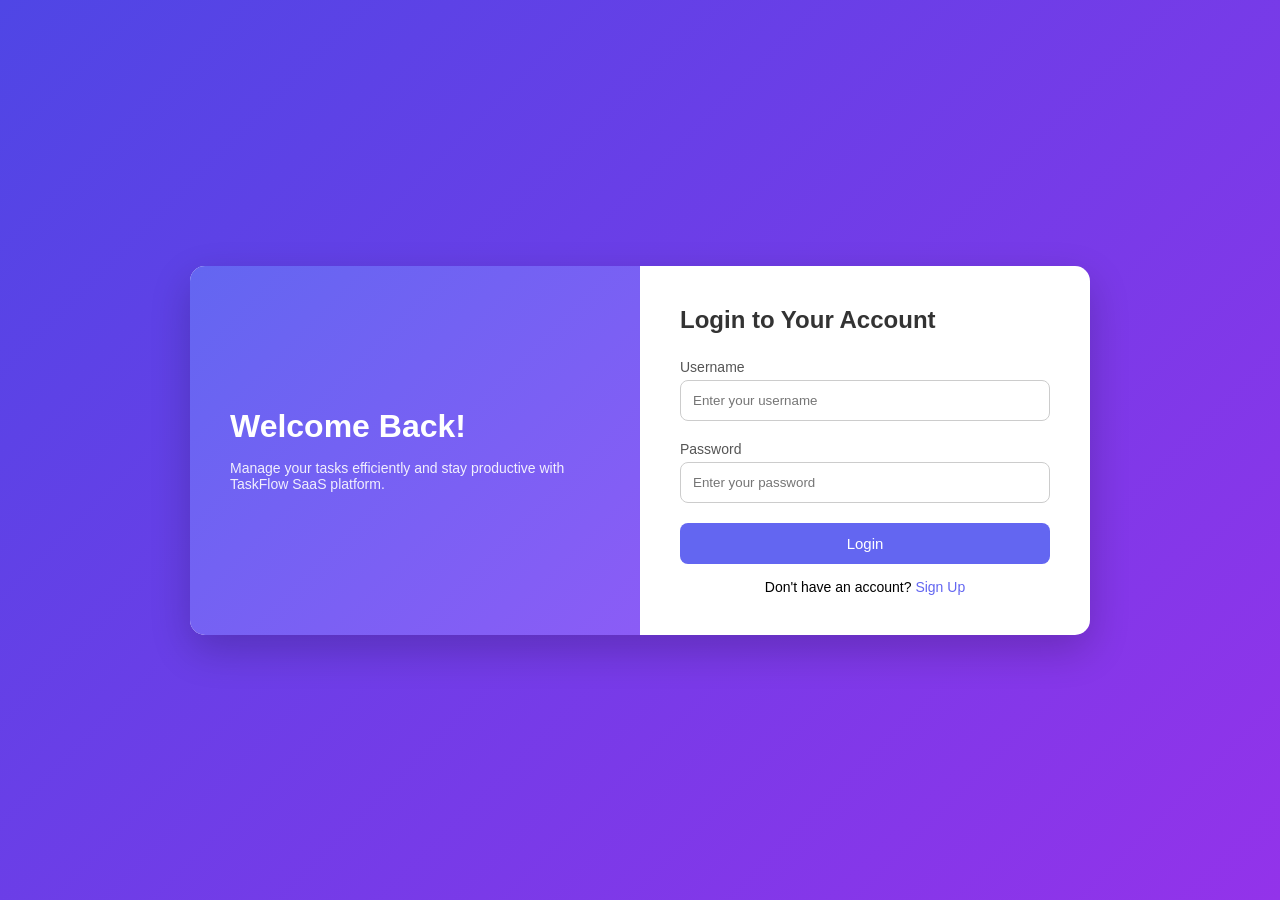
<file: frontend/index.html>
<!DOCTYPE html>
<html lang="en">
<head>
    <title>TaskFlow — Dashboard</title>
    <meta charset="UTF-8">
    <meta name="viewport" content="width=device-width, initial-scale=1.0">
    <link rel="stylesheet" href="index.css">
    <style>
        /* Extra fields on project card */
        .pc-meta {
            display: flex;
            gap: 10px;
            flex-wrap: wrap;
            margin-bottom: 10px;
        }
        .pc-meta-item {
            font-size: 11px;
            color: var(--muted);
            font-weight: 500;
            display: flex;
            align-items: center;
            gap: 3px;
        }

        /* Modal */
        .modal-overlay {
            display: none;
            position: fixed;
            inset: 0;
            background: rgba(13,21,38,.55);
            backdrop-filter: blur(3px);
            -webkit-backdrop-filter: blur(3px);
            z-index: 1000;
            align-items: center;
            justify-content: center;
            padding: 24px;
            animation: modalFadeIn .18s ease;
        }
        .modal-overlay.open { display: flex; }
        @keyframes modalFadeIn { from { opacity:0; } to { opacity:1; } }
        .modal-box {
            position: relative;
            width: 100%;
            max-width: 960px;
            height: 90vh;
            background: #f3f5f9;
            border-radius: 18px;
            overflow: hidden;
            box-shadow: 0 24px 64px rgba(13,21,38,.28), 0 4px 16px rgba(13,21,38,.12);
            animation: modalSlideUp .2s ease;
        }
        @keyframes modalSlideUp {
            from { transform: translateY(24px); opacity:0; }
            to   { transform: translateY(0);    opacity:1; }
        }
        #projectModalFrame { width:100%; height:100%; border:none; border-radius:18px; }
        .modal-close {
            position: absolute; top:14px; right:16px; z-index:10;
            width:32px; height:32px; border-radius:50%; border:none;
            background: rgba(13,21,38,.08); color:#5c6a82; font-size:14px;
            cursor:pointer; display:flex; align-items:center; justify-content:center;
            transition: background .13s, color .13s, transform .12s;
        }
        .modal-close:hover { background:#e03b3b; color:#fff; transform:scale(1.08); }
        @media(max-width:640px) {
            .modal-overlay { padding:0; }
            .modal-box { height:100vh; border-radius:0; max-width:100%; }
        }
    </style>
</head>
<body>
<div class="app">

    <!-- Sidebar -->
    <aside class="sidebar">
        <div class="brand">
            <div class="brand-icon">T</div>
            <span class="brand-name">TaskFlow</span>
        </div>
        <nav>
            <button class="nav-btn active" id="projectsBtn"><span class="ni">⊞</span> Projects</button>
            <button class="nav-btn"        id="tasksBtn">   <span class="ni">✓</span> My Tasks</button>
        </nav>
        <div class="sidebar-footer">
            <button class="nav-btn" id="logoutBtn"><span class="ni">⇥</span> Logout</button>
        </div>
    </aside>

    <!-- Main -->
    <main class="main">

        <!-- Header -->
        <div class="pg-header">
            <div>
                <h1>Dashboard</h1>
                <div class="pg-sub" id="welcomeSub">Loading…</div>
            </div>
            <button class="btn-primary" onclick="create_project()">+ New Project</button>
        </div>

        <!-- Projects Section -->
        <section class="card">
            <div class="card-head">
                <h2>Your Projects</h2>
            </div>
            <div class="card-body">
                <div class="project-grid" id="projectList">
                    <div class="empty-state"><span class="ei">⊞</span><p>Loading projects…</p></div>
                </div>
            </div>
        </section>

        <!-- Tasks Section -->
        <section class="card">
            <div class="card-head">
                <h2>
                    <span id="tasksHeading">My Tasks</span>
                    <span id="tasksProjLabel" class="tasks-proj-label" style="display:none"></span>
                </h2>
                <!-- toright kept from original, hidden -->
                <div class="toright" style="display:none" onclick="get_all_tasks()"><b>&#8634;</b></div>
                <button class="btn-refresh" id="btnRefresh" title="Reset — show all my tasks">↻</button>
            </div>

            <!-- task-form kept from original, hidden on dashboard -->
            <div class="task-form" style="display:none">
                <input type="text" placeholder="Task title">
                <select>
                    <option>To Do</option>
                    <option>In Progress</option>
                    <option>Done</option>
                </select>
                <button class="primary-btn">Add Task</button>
            </div>

            <table class="task-table">
                <thead>
                    <tr>
                        <th>Task</th>
                        <th>Project</th>
                        <th>Assigned To</th>
                        <th>Status</th>
                        <th>Due Date</th>
                        <th></th>
                    </tr>
                </thead>
                <tbody id="taskList">
                    <tr class="t-empty"><td colspan="6">Loading…</td></tr>
                </tbody>
            </table>

            <!-- task-list ul kept from original (hidden) -->
            <ul class="task-list" id="task-list" style="display:none"></ul>

        </section>

    </main>
</div>

<!-- Project Details Modal — owner projects open inside here -->
<div id="projectModal" class="modal-overlay" onclick="handleModalBackdropClick(event)">
    <div class="modal-box">
        <button class="modal-close" onclick="closeProjectModal()" title="Close">✕</button>
        <iframe id="projectModalFrame" src="" frameborder="0"></iframe>
    </div>
</div>

<script src="index.js"></script>
</body>
</html>
</file>
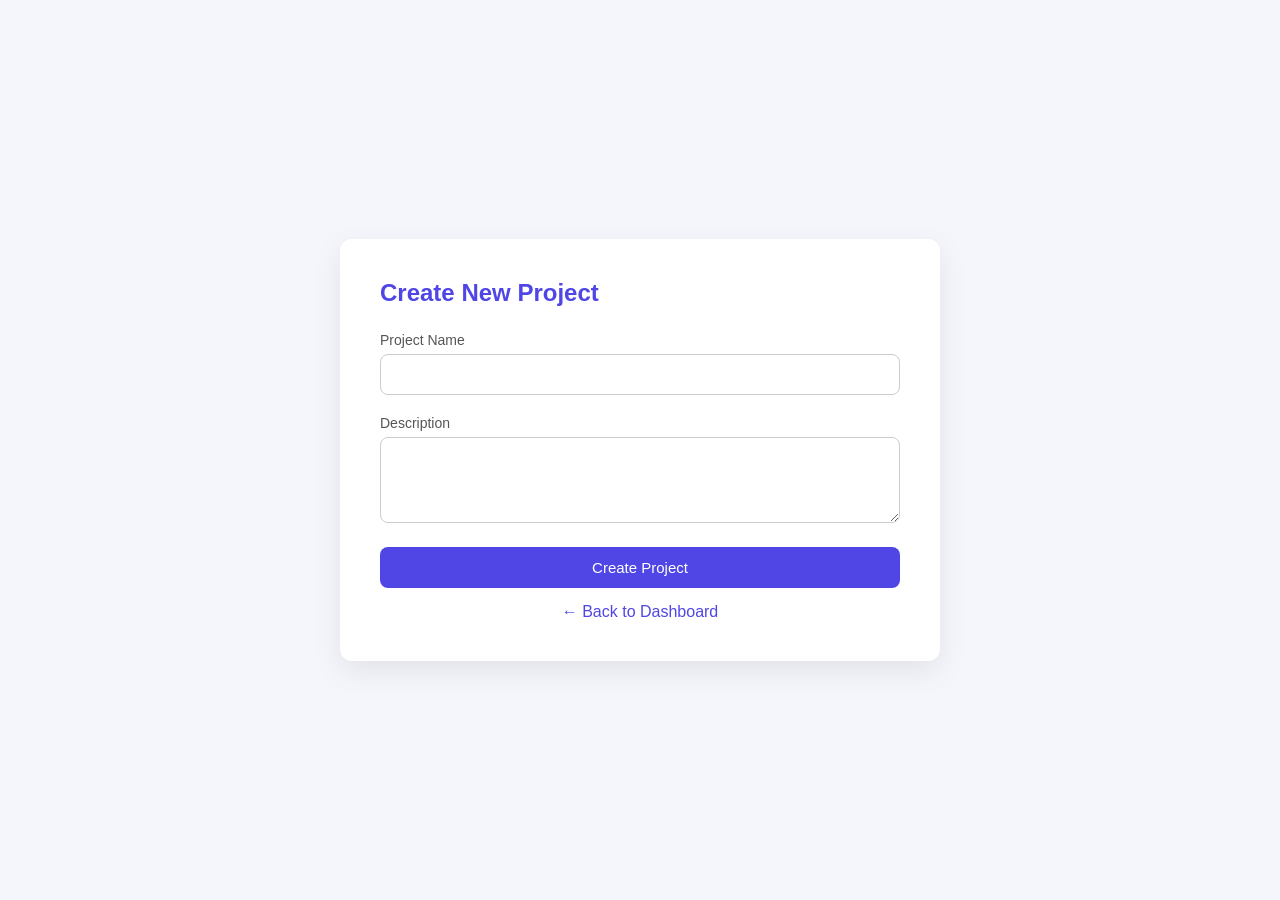
<file: frontend/create_project.html>
<!DOCTYPE html>
<html lang="en">

<head>
    <meta charset="UTF-8">
    <meta name="viewport" content="width=device-width, initial-scale=1.0">
    <title>Create Project - TaskFlow</title>

    <style>
        * {
            margin: 0;
            padding: 0;
            box-sizing: border-box;
            font-family: 'Segoe UI', sans-serif;
        }

        body {
            background: #f4f6fb;
            display: flex;
            justify-content: center;
            align-items: center;
            min-height: 100vh;
        }

        .container {
            background: white;
            width: 90%;
            max-width: 600px;
            padding: 40px;
            border-radius: 12px;
            box-shadow: 0 10px 30px rgba(0, 0, 0, 0.08);
        }

        h2 {
            margin-bottom: 25px;
            color: #4f46e5;
        }

        .input-group {
            margin-bottom: 20px;
        }

        .input-group label {
            display: block;
            margin-bottom: 6px;
            font-size: 14px;
            color: #555;
        }

        .input-group input,
        .input-group textarea,
        .input-group select {
            width: 100%;
            padding: 12px;
            border-radius: 8px;
            border: 1px solid #ccc;
            outline: none;
            transition: 0.3s;
        }

        .input-group input:focus,
        .input-group textarea:focus,
        .input-group select:focus {
            border-color: #4f46e5;
        }

        .btn {
            width: 100%;
            padding: 12px;
            border: none;
            border-radius: 8px;
            background: #4f46e5;
            color: white;
            font-size: 15px;
            cursor: pointer;
            transition: 0.3s;
        }

        .btn:hover {
            background: #4338ca;
        }

        .back-link {
            margin-top: 15px;
            text-align: center;
        }

        .back-link a {
            color: #4f46e5;
            text-decoration: none;
        }

        @media(max-width: 600px) {
            .container {
                padding: 25px;
            }
        }
    </style>
</head>

<body>

    <div class="container">
        <h2>Create New Project</h2>

        <form id="projectForm" onsubmit="create_project(event)">
            <div class="input-group">
                <label>Project Name</label>
                <input type="text" id="name" required>
            </div>

            <div class="input-group">
                <label>Description</label>
                <textarea id="des" rows="4" required></textarea>
            </div>

            <button type="submit" class="btn">Create Project</button>
        </form>

        <div class="back-link">
            <a href="index.html">← Back to Dashboard</a>
        </div>
    </div>

    <script>

        accessToken = localStorage.getItem('accessToken')
        tasks = {}

        async function refreshAccessToken() {
            const refresh = localStorage.getItem('refreshToken')

            // no refresh token = not logged in at all
            if (!refresh) {
                window.location.href = 'login.html'
                return null
            }

            const response = await fetch('https://taskflow-production-api.up.railway.app/api/token/refresh/', {
                method: 'POST',
                headers: { 'Content-Type': 'application/json' },
                body: JSON.stringify({ refresh: refresh })
            })

            if (response.ok) {
                const data = await response.json()
                localStorage.setItem('accessToken', data.access) // save new token
                return data.access
            } else {
                // refresh token also expired → force login
                localStorage.clear()
                window.location.href = 'login.html'
                return null
            }
        }

        async function safe_fetch(url, options = {}) {

            let token = localStorage.getItem('accessToken')

            // attach token to headers
            options.headers = {
                ...options.headers,
                'Authorization': 'Bearer ' + token
            }

            let response = await fetch(url, options)

            // token expired!
            if (response.status === 401) {
                token = await refreshAccessToken()
                if (!token) return null  // redirected to login

                // retry request with new token
                options.headers['Authorization'] = 'Bearer ' + token
                response = await fetch(url, options)
            }

            return response
        }


        async function create_project(event) {
            event.preventDefault()

            name = document.getElementById('name').value
            description = document.getElementById('des').value

            const response = await safe_fetch('https://taskflow-production-api.up.railway.app/api/projects/', {
                method: 'POST',
                headers: {
                    'Content-Type': 'application/json'
                },
                body: JSON.stringify({
                    name: name,
                    description: description
                })
            })


            if (!response) alert('something went wrong')

            if (!response.ok) {
                const error = await response.json()
                console.error('Error:', error)
                alert('Failed to create project')
                return
            }

            const project = await response.json()
            console.log('Created:', project)
            // redirect or update UI
            window.location.href = 'index.html'
        }

    </script>

</body>

</html>
</file>
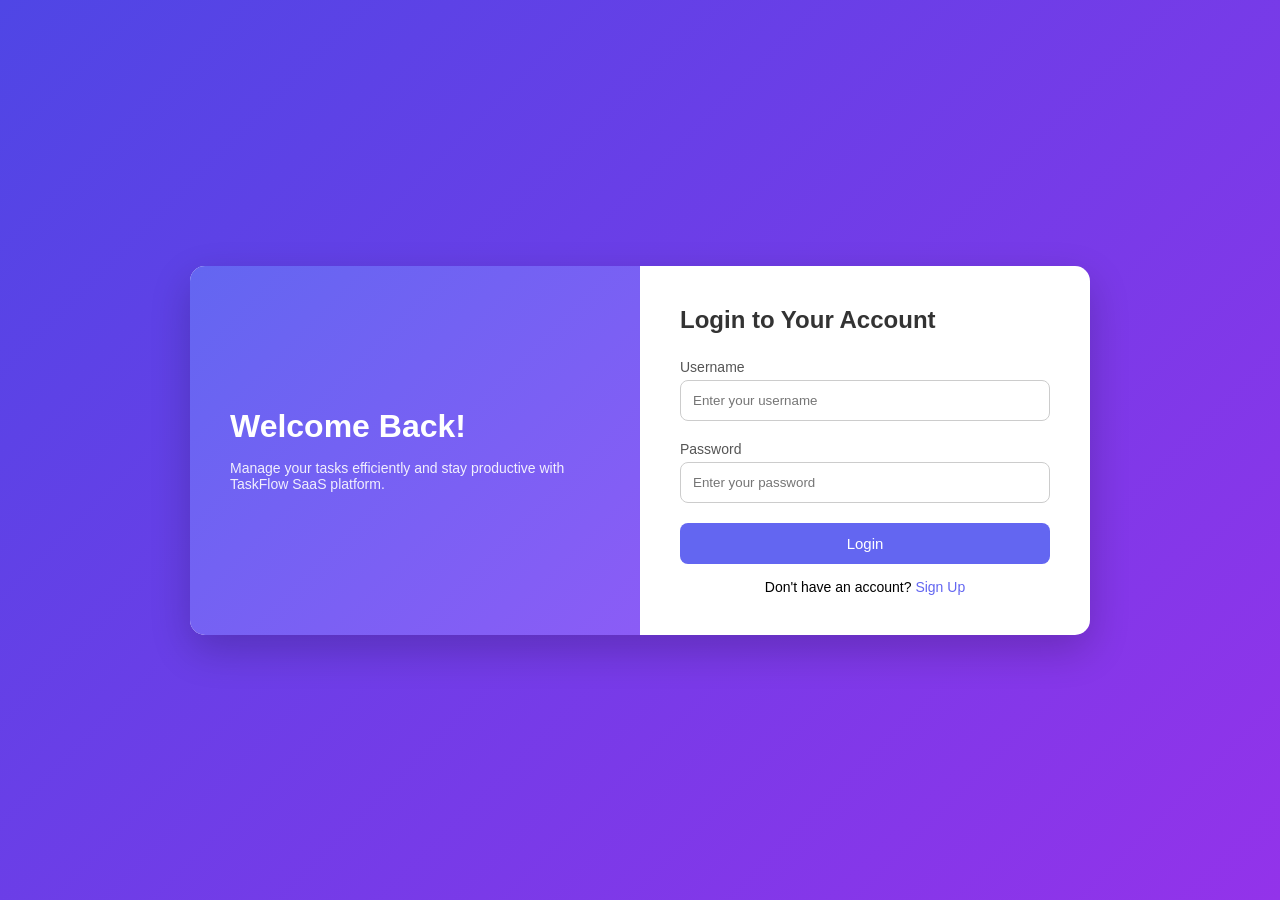
<file: frontend/login.html>
<!DOCTYPE html>
<html lang="en">
<head>
    <meta charset="UTF-8">
    <title>TaskFlow - Login</title>
    <meta name="viewport" content="width=device-width, initial-scale=1.0">

    <style>
        * {
            margin: 0;
            padding: 0;
            box-sizing: border-box;
            font-family: 'Segoe UI', sans-serif;
        }

        body {
            height: 100vh;
            display: flex;
            justify-content: center;
            align-items: center;
            background: linear-gradient(135deg, #4f46e5, #9333ea);
        }

        .container {
            width: 90%;
            max-width: 900px;
            background: white;
            border-radius: 15px;
            overflow: hidden;
            display: flex;
            box-shadow: 0 15px 40px rgba(0,0,0,0.2);
        }

        /* Left Section */
        .left {
            flex: 1;
            background: linear-gradient(135deg, #6366f1, #8b5cf6);
            color: white;
            padding: 40px;
            display: flex;
            flex-direction: column;
            justify-content: center;
        }

        .left h1 {
            font-size: 32px;
            margin-bottom: 15px;
        }

        .left p {
            font-size: 14px;
            opacity: 0.9;
        }

        /* Right Section */
        .right {
            flex: 1;
            padding: 40px;
        }

        .right h2 {
            margin-bottom: 25px;
            color: #333;
        }

        .input-group {
            margin-bottom: 20px;
        }

        .input-group label {
            font-size: 14px;
            display: block;
            margin-bottom: 5px;
            color: #555;
        }

        .input-group input {
            width: 100%;
            padding: 12px;
            border-radius: 8px;
            border: 1px solid #ccc;
            outline: none;
            transition: 0.3s;
        }

        .input-group input:focus {
            border-color: #6366f1;
        }

        .btn {
            width: 100%;
            padding: 12px;
            border: none;
            border-radius: 8px;
            background: #6366f1;
            color: white;
            font-size: 15px;
            cursor: pointer;
            transition: 0.3s;
        }

        .btn:hover {
            background: #4f46e5;
        }

        .extra {
            margin-top: 15px;
            text-align: center;
            font-size: 14px;
        }

        .extra a {
            color: #6366f1;
            text-decoration: none;
        }

        .extra a:hover {
            text-decoration: underline;
        }

        /* Responsive */
        @media(max-width: 768px) {
            .container {
                flex-direction: column;
            }

            .left {
                display: none; /* Hide illustration section on mobile */
            }
        }

        #errormessage{
            color:red;
            font-size: small;
        }
    </style>
</head>
<body>

    <div class="container">

        <div class="left">
            <h1>Welcome Back!</h1>
            <p>Manage your tasks efficiently and stay productive with TaskFlow SaaS platform.</p>
        </div>

        <div class="right">
            <h2>Login to Your Account</h2>

            <form onsubmit="login(event)">
                <div class="input-group">
                    <label>Username</label>
                    <input id="username" placeholder="Enter your username" required>
                </div>

                <div class="input-group">
                    <label>Password</label>
                    <input type="password" id="password" placeholder="Enter your password" required>
                </div>

                <p id="errormessage"></p>
                <button type="submit" class="btn" id="loginbtn">Login</button>

                <div class="extra">
                    <p>Don't have an account? <a href="#">Sign Up</a></p>
                </div>
            </form>
        </div>

    </div>

</body>
<script>
    username=document.getElementById('username')
    password=document.getElementById('password')
    loginbtn=document.getElementById('loginbtn')

    async function login(event){

        event.preventDefault()

        loginbtn.textContent='Logging in --'

        response=await fetch("https://taskflow-production-api.up.railway.app/api/token/",{
            method:'POST',
            headers:{ "Content-Type": "application/json" },
            body:JSON.stringify({
                username:username.value,
                password:password.value
            }),

        })

        data=await response.json()

        if (response.ok){
            localStorage.setItem('accessToken',data.access)
            localStorage.setItem('refreshToken', data.refresh)
            window.location.href = 'index.html' 

        }else{
            errorbox=document.getElementById('errormessage')
            errorbox.textContent='Invalid username or password';
            loginbtn.textContent='Login'

        }




    }

</script>
</html>
</file>
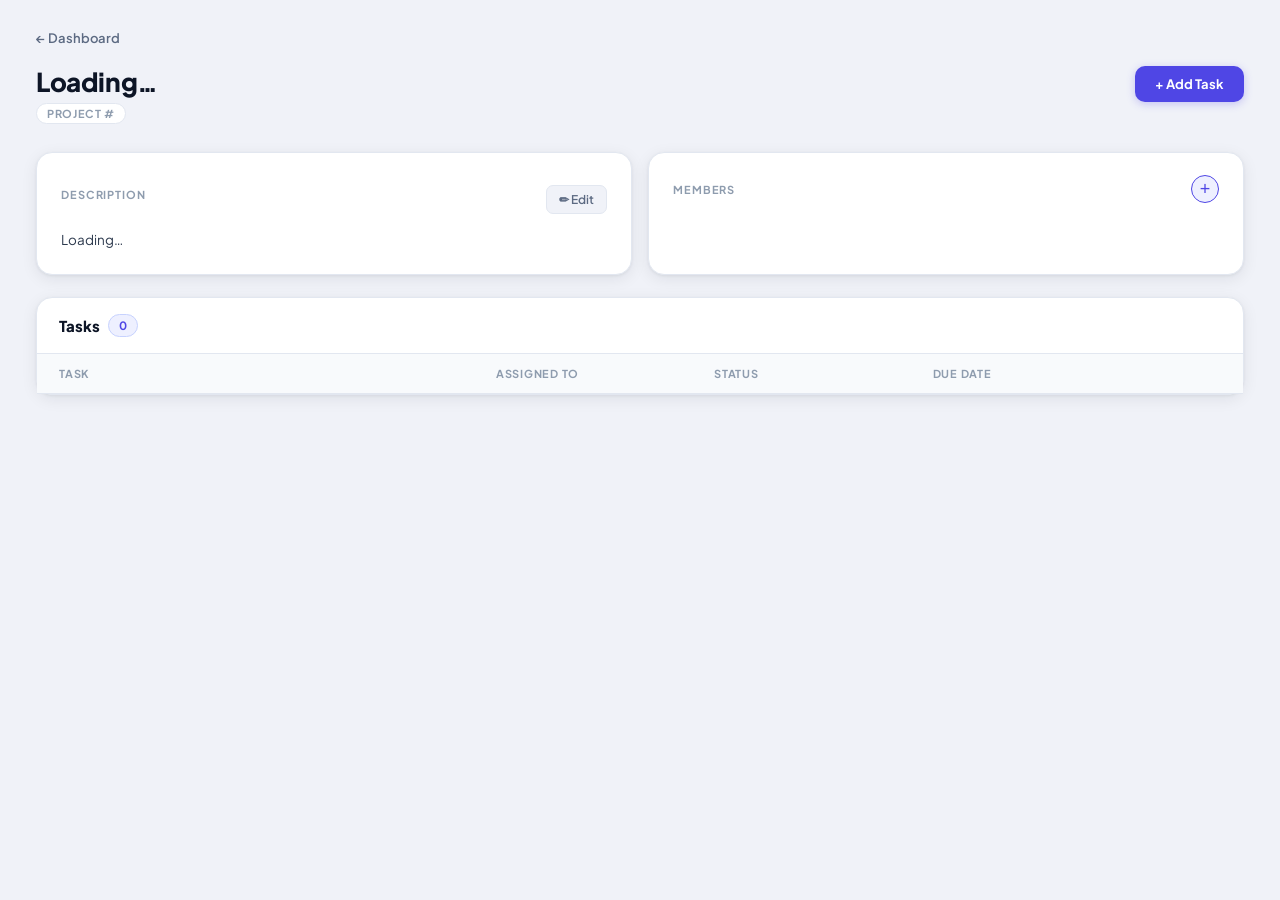
<file: frontend/project_details.html>
<!DOCTYPE html>
<html lang="en">
<head>
<meta charset="UTF-8">
<meta name="viewport" content="width=device-width, initial-scale=1.0">
<title>Project Details — TaskFlow</title>
<link href="https://fonts.googleapis.com/css2?family=Plus+Jakarta+Sans:wght@400;500;600;700;800&display=swap" rel="stylesheet">
<style>
*, *::before, *::after { margin:0; padding:0; box-sizing:border-box; }

:root {
    --bg:       #f0f2f8;
    --white:    #ffffff;
    --accent:   #4f46e5;
    --accent-d: #4338ca;
    --accent-l: #eef0ff;
    --ink:      #0d1526;
    --ink2:     #2d3a4e;
    --sub:      #5c6a82;
    --muted:    #8e9cae;
    --border:   #e2e7f0;
    --red:      #e03b3b;
    --red-l:    #fff0f0;
    --green:    #16a34a;
    --green-l:  #dcfce7;
    --amber:    #d97706;
    --amber-l:  #fef9c3;
    --purple:   #7c3aed;
    --purple-l: #ede9fe;
    --sh:       0 1px 3px rgba(13,21,38,.06), 0 4px 16px rgba(13,21,38,.08);
    --sh-lg:    0 8px 32px rgba(13,21,38,.10);
}

html { font-size: 14px; }
body {
    font-family: 'Plus Jakarta Sans', sans-serif;
    background: var(--bg);
    color: var(--ink);
    padding: 28px 36px 48px;
    -webkit-font-smoothing: antialiased;
    min-height: 100vh;
}

/* ── Back link ── */
a.back {
    display: inline-flex; align-items: center; gap: 6px;
    color: var(--sub); font-size: 13px; font-weight: 600;
    text-decoration: none; margin-bottom: 20px;
    transition: color .12s;
}
a.back:hover { color: var(--ink); }

/* ── Page header ── */
.page-header {
    display: flex; align-items: flex-start;
    justify-content: space-between; gap: 16px;
    margin-bottom: 28px;
    flex-wrap: wrap;
}
.project-title {
    font-size: 26px; font-weight: 800;
    color: var(--ink); letter-spacing: -.4px;
    line-height: 1.2;
}
.project-id-badge {
    font-size: 11px; font-weight: 700; letter-spacing: .06em;
    text-transform: uppercase; color: var(--muted);
    background: var(--white); border: 1px solid var(--border);
    padding: 3px 10px; border-radius: 99px; margin-top: 6px;
    display: inline-block;
}

/* ── Top cards row ── */
.top-section {
    display: flex; gap: 16px; margin-bottom: 22px; flex-wrap: wrap;
}

.card {
    background: var(--white);
    border: 1px solid var(--border);
    border-radius: 16px;
    box-shadow: var(--sh);
    flex: 1; min-width: 280px;
    padding: 22px 24px;
}

.card-header {
    display: flex; align-items: center;
    justify-content: space-between;
    margin-bottom: 14px;
}
.card-label {
    font-size: 11px; font-weight: 700;
    letter-spacing: .08em; text-transform: uppercase;
    color: var(--muted);
}

/* Description */
.desc-text {
    font-size: 13.5px; color: var(--ink2);
    line-height: 1.75;
}
.desc-textarea {
    width: 100%; padding: 10px 12px;
    border: 1.5px solid var(--accent);
    border-radius: 8px; font-family: 'Plus Jakarta Sans', sans-serif;
    font-size: 13.5px; color: var(--ink); line-height: 1.7;
    outline: none; resize: vertical; min-height: 80px;
    background: var(--accent-l);
    box-shadow: 0 0 0 3px rgba(79,70,229,.08);
}
.desc-actions {
    display: flex; gap: 7px; margin-top: 10px; flex-wrap: wrap;
}

/* ── Members ── */
.members-list {
    display: flex; flex-wrap: wrap; gap: 7px;
    min-height: 32px; align-items: center;
}

/* member chip with × button */
.member-chip {
    display: inline-flex; align-items: center; gap: 5px;
    background: var(--accent-l); color: var(--accent);
    border: 1px solid #c7d2fe;
    padding: 5px 8px 5px 12px; border-radius: 99px;
    font-size: 12.5px; font-weight: 600;
    transition: background .12s;
}
.member-chip:hover { background: #e0e7ff; }
.chip-remove {
    width: 16px; height: 16px; border-radius: 50%;
    border: none; background: rgba(79,70,229,.15);
    color: var(--accent); font-size: 12px; font-weight: 700;
    cursor: pointer; display: flex; align-items: center; justify-content: center;
    line-height: 1; padding: 0;
    transition: background .12s, color .12s;
}
.chip-remove:hover { background: var(--red); color: #fff; }

/* Add member icon button */
.add-member-icon-btn {
    width: 28px; height: 28px; border-radius: 50%;
    border: 1.5px solid var(--accent);
    background: var(--accent-l); color: var(--accent);
    font-size: 18px; font-weight: 400; line-height: 1;
    cursor: pointer; display: flex; align-items: center; justify-content: center;
    transition: background .14s, transform .12s; flex-shrink: 0;
}
.add-member-icon-btn:hover { background: #e0e7ff; transform: scale(1.1); }

/* Member search panel */
.member-panel {
    display: none; margin-top: 14px; padding-top: 14px;
    border-top: 1px solid var(--border);
}
.member-panel-label { font-size: 12.5px; color: var(--sub); margin-bottom: 8px; font-weight: 500; }
.member-panel-actions { display: flex; gap: 8px; margin-top: 10px; }

/* ── Buttons ── */
.btn {
    display: inline-flex; align-items: center; gap: 5px;
    padding: 8px 16px; border-radius: 8px; border: none;
    font-family: 'Plus Jakarta Sans', sans-serif;
    font-size: 13px; font-weight: 600; cursor: pointer;
    transition: background .13s, transform .1s, box-shadow .13s;
    white-space: nowrap;
}
.btn-primary {
    background: var(--accent); color: #fff;
    box-shadow: 0 2px 8px rgba(79,70,229,.28);
}
.btn-primary:hover  { background: var(--accent-d); transform: translateY(-1px); box-shadow: 0 4px 14px rgba(79,70,229,.36); }
.btn-primary:active { transform: none; }
.btn-primary:disabled { opacity: .5; cursor: not-allowed; transform: none; }

.btn-ghost {
    background: var(--bg); color: var(--sub);
    border: 1px solid var(--border);
}
.btn-ghost:hover { background: var(--border); color: var(--ink); }

.btn-sm { padding: 6px 12px; font-size: 12px; border-radius: 7px; }
.btn-danger { background: var(--red-l); color: var(--red); border: 1px solid #fecaca; }
.btn-danger:hover { background: var(--red); color: #fff; }
.btn-success { background: var(--green-l); color: var(--green); border: 1px solid #bbf7d0; }
.btn-success:hover { background: var(--green); color: #fff; }

/* confirm / cancel member buttons (keep original class names) */
.confirm-member-btn {
    background: var(--accent); color: #fff; border: none;
    border-radius: 7px; padding: 8px 16px; font-size: 13px; font-weight: 600;
    font-family: 'Plus Jakarta Sans', sans-serif; cursor: pointer;
    transition: background .13s;
    box-shadow: 0 2px 6px rgba(79,70,229,.25);
}
.confirm-member-btn:hover    { background: var(--accent-d); }
.confirm-member-btn:disabled { opacity: .5; cursor: not-allowed; }
.cancel-member-btn {
    background: var(--bg); color: var(--sub);
    border: 1px solid var(--border);
    border-radius: 7px; padding: 8px 12px; font-size: 13px; font-weight: 500;
    font-family: 'Plus Jakarta Sans', sans-serif; cursor: pointer;
    transition: background .12s;
}
.cancel-member-btn:hover { background: var(--border); }

/* ── Add Task button ── */
.add-task-btn {
    background: var(--accent); color: #fff;
    padding: 10px 20px; border: none; border-radius: 10px;
    cursor: pointer; margin-bottom: 18px; font-size: 13px; font-weight: 700;
    font-family: 'Plus Jakarta Sans', sans-serif;
    display: inline-flex; align-items: center; gap: 7px;
    transition: background .13s, transform .1s, box-shadow .13s;
    box-shadow: 0 2px 8px rgba(79,70,229,.28);
}
.add-task-btn:hover { background: var(--accent-d); transform: translateY(-1px); box-shadow: 0 4px 14px rgba(79,70,229,.36); }

/* ── Task form ── */
.task-form {
    display: none;
    background: var(--white);
    border: 1px solid var(--border);
    border-radius: 16px;
    box-shadow: var(--sh);
    padding: 24px 26px;
    margin-bottom: 22px;
}
.task-form-title {
    font-size: 15px; font-weight: 800;
    color: var(--ink); margin-bottom: 20px;
    padding-bottom: 14px; border-bottom: 1px solid var(--border);
    display: flex; align-items: center; gap: 8px;
}
.form-grid { display: grid; grid-template-columns: 1fr 1fr; gap: 14px; }

.input-group { margin-bottom: 14px; }
.input-group label {
    display: block; margin-bottom: 6px;
    font-size: 11px; font-weight: 700;
    letter-spacing: .07em; text-transform: uppercase; color: var(--muted);
}
.input-group input,
.input-group textarea,
.input-group select {
    width: 100%; padding: 11px 13px;
    border: 1.5px solid var(--border);
    border-radius: 8px; outline: none;
    font-family: 'Plus Jakarta Sans', sans-serif;
    font-size: 13.5px; color: var(--ink);
    background: #f8fafc;
    transition: border-color .15s, box-shadow .15s;
    -webkit-appearance: none;
}
.input-group input::placeholder,
.input-group textarea::placeholder { color: #c0c8d4; }
.input-group input:focus,
.input-group select:focus,
.input-group textarea:focus {
    border-color: var(--accent);
    box-shadow: 0 0 0 3px rgba(79,70,229,.1);
    background: var(--white);
}
.input-group select {
    background-image: url("data:image/svg+xml,%3Csvg xmlns='http://www.w3.org/2000/svg' fill='none' viewBox='0 0 20 20'%3E%3Cpath stroke='%238e9cae' stroke-width='1.5' d='M6 8l4 4 4-4'/%3E%3C/svg%3E");
    background-repeat: no-repeat; background-position: right 10px center;
    background-size: 16px; padding-right: 32px; background-color: #f8fafc;
}
.input-group textarea { resize: vertical; min-height: 70px; }

.submit-btn {
    background: var(--accent); color: #fff;
    padding: 10px 22px; border: none; border-radius: 8px;
    cursor: pointer; font-size: 13px; font-weight: 700;
    font-family: 'Plus Jakarta Sans', sans-serif;
    transition: background .13s;
    box-shadow: 0 2px 6px rgba(79,70,229,.25);
}
.submit-btn:hover    { background: var(--accent-d); }
.submit-btn:disabled { opacity: .5; cursor: not-allowed; }

/* ── Task list section ── */
.task-section {
    background: var(--white);
    border: 1px solid var(--border);
    border-radius: 16px;
    box-shadow: var(--sh);
}
.task-section-head {
    padding: 16px 22px;
    border-bottom: 1px solid var(--border);
    display: flex; align-items: center; justify-content: space-between;
}
.task-section-head h2 {
    font-size: 15px; font-weight: 800; color: var(--ink);
    display: flex; align-items: center; gap: 8px;
}
.task-count-pill {
    font-size: 11.5px; font-weight: 700;
    padding: 3px 10px; border-radius: 99px;
    background: var(--accent-l); color: var(--accent);
    border: 1px solid #c7d2fe;
}

/* task-list = original ID kept */
.task-list { width: 100%; }

.task-row {
    display: grid;
    grid-template-columns: 2fr 1fr 1fr 1fr 70px;
    padding: 13px 22px;
    border-bottom: 1px solid var(--border);
    align-items: center;
    transition: background .1s;
}
.task-row:last-child { border-bottom: none; }
.task-row.header {
    background: #f8fafc;
    font-size: 11px; font-weight: 700;
    letter-spacing: .07em; text-transform: uppercase; color: var(--muted);
    border-bottom: 1.5px solid var(--border);
}
.task-row:not(.header):hover { background: #f8fafd; }

/* task title cell */
.task-title-cell { display: flex; flex-direction: column; gap: 2px; }
.task-title-text { font-weight: 600; color: var(--ink); font-size: 13.5px; }
.task-sub { font-size: 11.5px; color: var(--muted); }

/* status badges */
.status {
    display: inline-flex; align-items: center; gap: 5px;
    padding: 3px 9px; border-radius: 99px;
    font-size: 11px; font-weight: 700;
    letter-spacing: .04em; text-transform: uppercase;
}
.status::before {
    content: ''; width: 5px; height: 5px; border-radius: 50%; flex-shrink: 0;
}
.pending   { background: var(--amber-l); color: #854d0e; border: 1px solid #fde68a; }
.pending::before   { background: var(--amber); }
.progress  { background: var(--purple-l); color: #5b21b6; border: 1px solid #ddd6fe; }
.progress::before  { background: var(--purple); }
.completed { background: var(--green-l);  color: #14532d; border: 1px solid #bbf7d0; }
.completed::before { background: var(--green); }

/* task action buttons — edit + delete */
.task-actions { display: flex; justify-content: flex-end; gap: 4px; }
.task-del-btn, .task-edit-btn {
    background: none; border: none; cursor: pointer;
    font-size: 13px;
    padding: 4px 6px; border-radius: 6px;
    opacity: 0;
    transition: color .12s, background .12s, opacity .12s;
}
.task-row:hover .task-del-btn,
.task-row:hover .task-edit-btn { opacity: 1; }
.task-del-btn  { color: var(--muted); }
.task-del-btn:hover  { color: var(--red);    background: var(--red-l); }
.task-edit-btn { color: var(--muted); }
.task-edit-btn:hover { color: var(--accent); background: var(--accent-l); }

/* ── Inline edit panel ── */
.edit-panel {
    background: var(--accent-l);
    border: 1.5px solid #c7d2fe;
    border-radius: 12px;
    margin: 4px 0 8px;
    overflow: hidden;
    opacity: 1;
    transform: translateY(0);
    transition: opacity .18s, transform .18s;
}
.edit-panel-inner { padding: 20px 22px; }
.edit-panel-title {
    font-size: 13px; font-weight: 800;
    color: var(--accent); letter-spacing: .04em;
    text-transform: uppercase; margin-bottom: 16px;
}
.edit-grid {
    display: grid;
    grid-template-columns: 1fr 1fr;
    gap: 12px;
    margin-bottom: 0;
}
.edit-field { display: flex; flex-direction: column; gap: 5px; }
.edit-field label {
    font-size: 10px; font-weight: 700;
    letter-spacing: .08em; text-transform: uppercase; color: var(--sub);
}
.edit-field input,
.edit-field select,
.edit-field textarea {
    padding: 9px 11px;
    border: 1.5px solid var(--border);
    border-radius: 7px; outline: none;
    font-family: 'Plus Jakarta Sans', sans-serif;
    font-size: 13px; color: var(--ink); background: var(--white);
    transition: border-color .15s, box-shadow .15s;
    -webkit-appearance: none;
}
.edit-field input:focus,
.edit-field select:focus,
.edit-field textarea:focus {
    border-color: var(--accent);
    box-shadow: 0 0 0 3px rgba(79,70,229,.1);
}
.edit-field select {
    background-image: url("data:image/svg+xml,%3Csvg xmlns='http://www.w3.org/2000/svg' fill='none' viewBox='0 0 20 20'%3E%3Cpath stroke='%238e9cae' stroke-width='1.5' d='M6 8l4 4 4-4'/%3E%3C/svg%3E");
    background-repeat: no-repeat; background-position: right 10px center;
    background-size: 16px; padding-right: 32px;
}
.edit-field textarea { resize: vertical; min-height: 60px; }
.edit-actions { display: flex; gap: 8px; margin-top: 14px; }
@media(max-width: 640px) { .edit-grid { grid-template-columns: 1fr; } }

/* ── Autocomplete (keep original class names) ── */
.search-wrap { position: relative; width: 100%; }
.search-wrap input {
    width: 100%; padding: 10px 32px 10px 12px;
    border: 1.5px solid var(--border); border-radius: 8px; outline: none;
    font-family: 'Plus Jakarta Sans', sans-serif; font-size: 13.5px; color: var(--ink);
    background: #f8fafc;
    transition: border-color .15s, box-shadow .15s;
}
.search-wrap input:focus { border-color: var(--accent); box-shadow: 0 0 0 3px rgba(79,70,229,.1); background: var(--white); }
.s-clear {
    position: absolute; right: 8px; top: 50%; transform: translateY(-50%);
    background: #e8ecf2; border: none; border-radius: 50%;
    width: 18px; height: 18px; font-size: 9px; cursor: pointer;
    display: none; align-items: center; justify-content: center; color: var(--sub);
}
.s-clear.on { display: flex; }
.s-clear:hover { background: var(--border); }
.s-drop {
    display: none; position: absolute; top: calc(100% + 4px); left: 0; right: 0;
    background: var(--white); border: 1.5px solid var(--border);
    border-radius: 10px; box-shadow: 0 6px 20px rgba(13,21,38,.1);
    z-index: 999; overflow: hidden;
}
.s-drop.open { display: block; }
.s-item {
    display: flex; align-items: center; gap: 9px;
    padding: 10px 13px; cursor: pointer;
    border-bottom: 1px solid var(--border);
    font-size: 13.5px; color: var(--ink); transition: background .1s;
}
.s-item:last-child { border-bottom: none; }
.s-item:hover, .s-item.active { background: var(--accent-l); }
.s-avatar {
    width: 28px; height: 28px; border-radius: 50%;
    display: flex; align-items: center; justify-content: center;
    font-size: 10px; font-weight: 700; color: #fff; flex-shrink: 0;
}
.s-item mark {
    background: rgba(79,70,229,.13); color: var(--accent);
    border-radius: 2px; padding: 0 2px; font-weight: 600; font-style: normal;
}
.s-empty { padding: 13px; font-size: 13px; color: var(--muted); text-align: center; }

/* ── Responsive ── */
@media(max-width: 768px) {
    body { padding: 20px 16px 40px; }
    .project-title { font-size: 22px; }
    .form-grid { grid-template-columns: 1fr; }
    .task-row { grid-template-columns: 1fr; gap: 6px; padding: 14px 16px; }
    .task-row.header { display: none; }
    .task-del-btn { opacity: 1; }
}
</style>
</head>
<body>

<!-- Back link -->
<a href="index.html" class="back" onclick="handleBack(event)">← Dashboard</a>

<!-- Page header -->
<div class="page-header">
    <div>
        <h1 class="project-title" id="project-title">Loading…</h1>
        <span class="project-id-badge">Project #<span id="project-id-display"></span></span>
    </div>
    <button class="add-task-btn" id="addTaskBtn">+ Add Task</button>
</div>

<!-- Top cards -->
<div class="top-section">

    <!-- Description card -->
    <div class="card">
        <div class="card-header">
            <span class="card-label">Description</span>
            <div class="desc-actions">
                <button class="btn btn-ghost btn-sm" id="editDescBtn" onclick="enableEditDescription()">✏ Edit</button>
                <button class="btn btn-success btn-sm" id="saveDescBtn"   style="display:none">Save</button>
                <button class="btn btn-ghost   btn-sm" id="cancelDescBtn" style="display:none">Cancel</button>
            </div>
        </div>
        <p id="description" class="desc-text">Loading…</p>
    </div>

    <!-- Members card -->
    <div class="card">
        <div class="card-header">
            <span class="card-label">Members</span>
            <button class="add-member-icon-btn" id="addMemberBtn" title="Add member">+</button>
        </div>

        <div class="members-list" id="members-list"></div>

        <!-- search panel -->
        <div class="member-panel" id="memberPanel">
            <p class="member-panel-label">Search a user to add to this project:</p>
            <div class="search-wrap">
                <input type="text" id="memberInput" placeholder="Type username…" autocomplete="off">
                <button type="button" class="s-clear" id="memberClear">✕</button>
                <div class="s-drop" id="memberDrop"></div>
            </div>
            <input type="hidden" id="memberUserId">
            <div class="member-panel-actions">
                <button class="confirm-member-btn" id="confirmAddMember">Add Member</button>
                <button class="cancel-member-btn"  id="cancelMember">Cancel</button>
            </div>
        </div>
    </div>

</div>

<!-- Task form -->
<form class="task-form" id="taskForm">
    <div class="task-form-title">✦ Create New Task</div>
    <div class="input-group">
        <label>Task Title</label>
        <input type="text" id="taskTitle" placeholder="What needs to be done?">
    </div>
    <div class="form-grid">
        <div class="input-group">
            <label>Assign To</label>
            <select id="taskAssignTo">
                <option value="">— Select member —</option>
            </select>
        </div>
        <div class="input-group">
            <label>Due Date</label>
            <input type="date" id="taskDueDate">
        </div>
    </div>
    <div class="input-group">
        <label>Description</label>
        <textarea id="taskdescription" placeholder="Add a brief description…"></textarea>
    </div>
    <button type="submit" class="submit-btn">Create Task</button>
</form>

<!-- Task list -->
<div class="task-section">
    <div class="task-section-head">
        <h2>Tasks <span class="task-count-pill" id="taskCountPill">0</span></h2>
    </div>
    <div class="task-list" id="task-list">
        <div class="task-row header">
            <div>Task</div>
            <div>Assigned To</div>
            <div>Status</div>
            <div>Due Date</div>
            <div></div>
        </div>
    </div>
</div>

<script src="pd.js"></script>
<script>
    // Set project id badge
    document.getElementById('project-id-display').textContent = new URLSearchParams(window.location.search).get('id') || '';

    // Keep task count pill in sync
    const _origRenderTasks = renderTasks;
    function updateTaskPill() {
        const rows = document.querySelectorAll('#task-list .task-row:not(.header):not(.empty-row)');
        const pill = document.getElementById('taskCountPill');
        if (pill) pill.textContent = rows.length + ' task' + (rows.length !== 1 ? 's' : '');
    }
    // Observe task list changes to keep pill updated
    new MutationObserver(updateTaskPill).observe(
        document.getElementById('task-list'), { childList: true, subtree: true }
    );
</script>
</body>
</html>
</file>
<file: frontend/index.css>
@import url('https://fonts.googleapis.com/css2?family=Inter:wght@400;500;600&family=Manrope:wght@600;700;800&display=swap');

*, *::before, *::after { margin: 0; padding: 0; box-sizing: border-box; }

:root {
    --bg:       #f3f5f9;
    --white:    #ffffff;
    --sidebar:  #1a2335;
    --accent:   #4f46e5;
    --accent-d: #4338ca;
    --accent-l: #eef0ff;
    --ink:      #0d1526;
    --ink2:     #2d3a4e;
    --sub:      #5c6a82;
    --muted:    #8e9cae;
    --border:   #dde3ed;
    --border-d: #c4cdd9;
    --red:      #e03b3b;
    --red-l:    #fff0f0;
    --green:    #16a34a;
    --amber:    #d97706;
    --teal:     #0891b2;
    --sh:       0 1px 3px rgba(13,21,38,.06), 0 4px 14px rgba(13,21,38,.07);
}

html { font-size: 14px; }
body { font-family: 'Inter', sans-serif; background: var(--bg); color: var(--ink); -webkit-font-smoothing: antialiased; min-height: 100vh; }

.app { display: flex; min-height: 100vh; }

/* SIDEBAR */
.sidebar { width: 230px; background: var(--sidebar); padding: 18px 10px; display: flex; flex-direction: column; position: sticky; top: 0; height: 100vh; overflow-y: auto; flex-shrink: 0; }
.brand { display: flex; align-items: center; gap: 10px; padding: 6px 10px 20px; border-bottom: 1px solid rgba(255,255,255,.07); margin-bottom: 10px; }
.brand-icon { width: 32px; height: 32px; border-radius: 8px; background: var(--accent); display: flex; align-items: center; justify-content: center; font-family: 'Manrope', sans-serif; font-size: 14px; font-weight: 800; color: #fff; flex-shrink: 0; box-shadow: 0 2px 10px rgba(79,70,229,.5); }
.brand-name { font-family: 'Manrope', sans-serif; font-size: 17px; font-weight: 800; color: #f1f5fb; letter-spacing: -.2px; }
.sidebar nav { display: flex; flex-direction: column; gap: 2px; flex: 1; }
.nav-btn { display: flex; align-items: center; gap: 9px; width: 100%; padding: 9px 12px; border: none; background: transparent; color: #7d8fa8; cursor: pointer; border-radius: 8px; font-family: 'Inter', sans-serif; font-size: 13.5px; font-weight: 500; text-align: left; transition: background .12s, color .12s; }
.nav-btn .ni { width: 27px; height: 27px; border-radius: 6px; background: rgba(255,255,255,.06); display: flex; align-items: center; justify-content: center; font-size: 13px; flex-shrink: 0; transition: background .12s; }
.nav-btn:hover  { background: rgba(255,255,255,.06); color: #c8d6e8; }
.nav-btn.active { background: rgba(79,70,229,.2); color: #fff; font-weight: 600; }
.nav-btn.active .ni { background: var(--accent); box-shadow: 0 0 10px rgba(79,70,229,.5); }
.sidebar-footer { margin-top: auto; padding-top: 12px; border-top: 1px solid rgba(255,255,255,.06); }

/* MAIN */
.main { flex: 1; padding: 30px 36px; overflow-y: auto; min-width: 0; }
.pg-header { display: flex; align-items: flex-end; justify-content: space-between; margin-bottom: 26px; padding-bottom: 20px; border-bottom: 1px solid var(--border); }
.pg-header h1 { font-family: 'Manrope', sans-serif; font-size: 24px; font-weight: 800; color: var(--ink); letter-spacing: -.4px; }
.pg-sub { font-size: 13px; color: var(--sub); margin-top: 3px; }

/* BUTTONS */
.btn-primary { padding: 9px 18px; background: var(--accent); color: #fff; border: none; border-radius: 8px; cursor: pointer; font-family: 'Inter', sans-serif; font-size: 13px; font-weight: 600; display: inline-flex; align-items: center; gap: 5px; transition: background .14s, transform .1s, box-shadow .14s; box-shadow: 0 2px 8px rgba(79,70,229,.3); white-space: nowrap; }
.btn-primary:hover  { background: var(--accent-d); transform: translateY(-1px); box-shadow: 0 4px 14px rgba(79,70,229,.38); }
.btn-primary:active { transform: none; }
.btn-primary:disabled { opacity: .5; cursor: not-allowed; transform: none; }

/* CARD */
.card { background: var(--white); border-radius: 14px; border: 1px solid var(--border); box-shadow: var(--sh); margin-bottom: 20px; overflow: hidden; }
.card-head { padding: 16px 22px; border-bottom: 1px solid var(--border); display: flex; align-items: center; justify-content: space-between; }
.card-head h2 { font-family: 'Manrope', sans-serif; font-size: 15px; font-weight: 800; color: var(--ink); letter-spacing: -.2px; display: flex; align-items: center; gap: 8px; }
.card-body { padding: 20px 22px; }

/* PROJECT GRID */
.project-grid { display: grid; grid-template-columns: repeat(auto-fill, minmax(215px, 1fr)); gap: 14px; }
.project-card { background: var(--bg); border: 1.5px solid var(--border); padding: 16px 16px 13px; border-radius: 12px; cursor: pointer; position: relative; transition: border-color .18s, transform .18s, box-shadow .18s; overflow: hidden; }
.project-card::before { content: ''; position: absolute; left: 0; top: 0; bottom: 0; width: 3px; border-radius: 3px 0 0 3px; }
.project-card.owned::before  { background: var(--accent); }
.project-card.member::before { background: var(--teal); }
.project-card:hover { transform: translateY(-3px); box-shadow: 0 8px 22px rgba(13,21,38,.1); }
.project-card.owned:hover  { border-color: var(--accent); }
.project-card.member:hover { border-color: var(--teal); }
.pc-top { display: flex; align-items: flex-start; justify-content: space-between; gap: 6px; margin-bottom: 5px; }
.pc-top h3 { font-family: 'Manrope', sans-serif; font-size: 14.5px; font-weight: 800; color: var(--ink); letter-spacing: -.2px; line-height: 1.3; }
.role-tag { font-size: 10px; font-weight: 700; letter-spacing: .05em; text-transform: uppercase; padding: 2px 7px; border-radius: 99px; white-space: nowrap; flex-shrink: 0; }
.role-tag.owned  { background: var(--accent-l); color: var(--accent); }
.role-tag.member { background: #e0f6fb; color: var(--teal); }
.pc-desc { font-size: 12px; color: var(--sub); line-height: 1.6; display: -webkit-box; -webkit-line-clamp: 2; -webkit-box-orient: vertical; overflow: hidden; margin-bottom: 12px; }
.pc-footer { display: flex; align-items: center; justify-content: space-between; padding-top: 10px; border-top: 1px solid var(--border); }
.pc-count { font-size: 11.5px; color: var(--muted); font-weight: 500; display: flex; align-items: center; gap: 5px; }
.pc-dot { width: 6px; height: 6px; border-radius: 50%; background: var(--green); }
.btn-del-proj { background: none; border: none; cursor: pointer; color: var(--border-d); font-size: 14px; padding: 3px 5px; border-radius: 5px; line-height: 1; transition: color .12s, background .12s; }
.btn-del-proj:hover { color: var(--red); background: var(--red-l); }

/* TASK TABLE */
.task-table { width: 100%; border-collapse: collapse; }
.task-table th { text-align: left; font-size: 11px; font-weight: 600; letter-spacing: .07em; text-transform: uppercase; color: var(--muted); padding: 0 16px 11px; border-bottom: 1.5px solid var(--border); }
.task-table td { padding: 12px 16px; font-size: 13.5px; color: var(--ink2); border-bottom: 1px solid var(--border); vertical-align: middle; }
.task-table td .t-title { font-weight: 600; color: var(--ink); }
.task-table td .t-desc  { font-size: 11.5px; color: var(--muted); margin-top: 1px; }
.task-table tr:last-child td { border-bottom: none; }
.task-table tbody tr:hover td { background: #f8fafd; }
.t-del { background: none; border: none; cursor: pointer; color: var(--border-d); font-size: 14px; padding: 3px 5px; border-radius: 5px; line-height: 1; transition: color .12s, background .12s; opacity: 0; }
.task-table tbody tr:hover .t-del { opacity: 1; }
.t-del:hover { color: var(--red); background: var(--red-l); }
.t-empty td { padding: 36px 16px; text-align: center; color: var(--muted); font-size: 13px; font-weight: 500; }

/* STATUS TOGGLE BUTTON */
.t-status-btn { background: none; border: none; cursor: pointer; font-size: 13px; font-weight: 700; padding: 3px 7px; border-radius: 5px; line-height: 1; transition: color .12s, background .12s; opacity: 0; }
.task-table tbody tr:hover .t-status-btn { opacity: 1; }
.btn-complete { color: var(--green); }
.btn-complete:hover { background: var(--green-l, #dcfce7); color: #14532d; }
.btn-reopen { color: var(--amber); }
.btn-reopen:hover { background: #fef9c3; color: #854d0e; }

.btn-refresh { width: 30px; height: 30px; flex-shrink: 0; background: var(--bg); border: 1.5px solid var(--border); border-radius: 7px; cursor: pointer; color: var(--sub); font-size: 15px; display: flex; align-items: center; justify-content: center; transition: color .12s, border-color .12s, background .12s; }
.btn-refresh:hover { color: var(--accent); border-color: var(--accent); background: var(--accent-l); }
.btn-refresh.spin  { animation: doSpin .5s linear; }
@keyframes doSpin  { to { transform: rotate(360deg); } }

.tasks-proj-label { font-size: 11px; font-weight: 600; letter-spacing: .05em; text-transform: uppercase; color: var(--teal); background: #e0f6fb; padding: 2px 9px; border-radius: 99px; }

/* BADGES */
.badge { display: inline-flex; align-items: center; gap: 5px; padding: 3px 9px; border-radius: 99px; font-size: 11px; font-weight: 600; letter-spacing: .04em; text-transform: uppercase; }
.badge::before { content: ''; width: 5px; height: 5px; border-radius: 50%; }
.badge-pending   { background: #fef9c3; color: #854d0e; border: 1px solid #fde68a; }
.badge-pending::before   { background: var(--amber); }
.badge-progress  { background: #ede9fe; color: #5b21b6; border: 1px solid #ddd6fe; }
.badge-progress::before  { background: #8b5cf6; }
.badge-completed { background: #dcfce7; color: #14532d; border: 1px solid #bbf7d0; }
.badge-completed::before { background: var(--green); }

/* EMPTY STATE */
.empty-state { grid-column: 1/-1; padding: 44px 20px; text-align: center; color: var(--muted); }
.empty-state .ei { font-size: 36px; opacity: .4; display: block; margin-bottom: 10px; }
.empty-state p   { font-size: 13px; font-weight: 600; }

/* RESPONSIVE */
@media(max-width: 900px) { .sidebar { width: 200px; } .main { padding: 22px 20px; } }
@media(max-width: 768px) {
    .app { flex-direction: column; }
    .sidebar { width: 100%; height: auto; position: static; flex-direction: row; flex-wrap: wrap; padding: 12px 14px; gap: 6px; }
    .brand { padding: 0; border: none; margin: 0; }
    .sidebar nav { flex-direction: row; flex-wrap: wrap; flex: unset; }
    .sidebar-footer { padding: 0; border: none; margin-top: 0; }
    .nav-btn { width: auto; padding: 7px 11px; font-size: 12.5px; }
    .main { padding: 16px 14px; }
    .pg-header h1 { font-size: 20px; }
    .project-grid { grid-template-columns: 1fr 1fr; }
    .t-del { opacity: 1; }
}
@media(max-width: 480px) {
    .project-grid { grid-template-columns: 1fr; }
    .pg-header { flex-direction: column; align-items: flex-start; gap: 10px; }
    .btn-primary { width: 100%; justify-content: center; }
}
</file>
